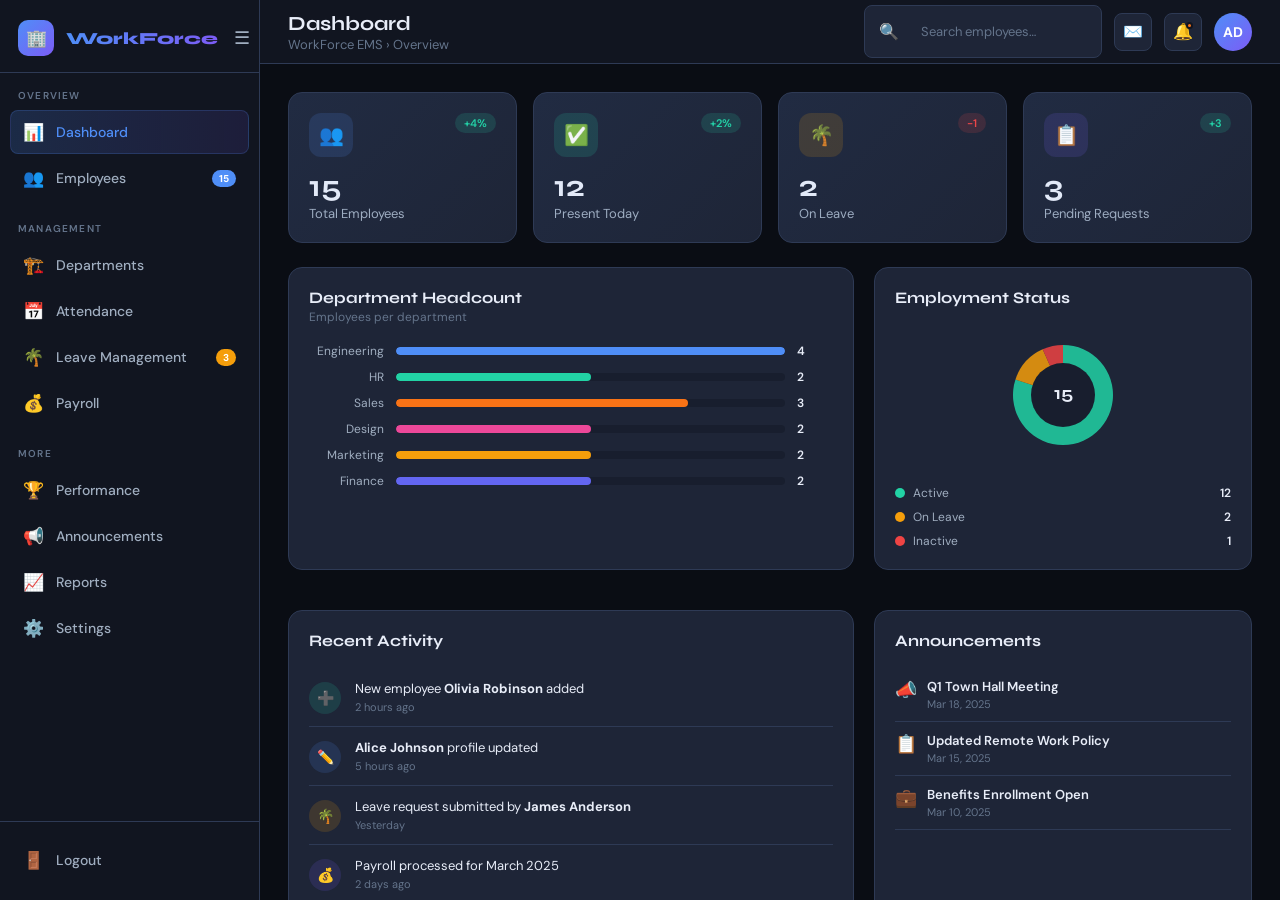
<file: index.html>
<!DOCTYPE html>
<html lang="en">
<head>
  <meta charset="UTF-8">
  <meta name="viewport" content="width=device-width, initial-scale=1.0">
  <title>WorkForce — Employee Management System</title>

  <!-- ── CSS ── -->
  <link rel="stylesheet" href="variables.css">
  <link rel="stylesheet" href="layout.css">
  <link rel="stylesheet" href="components.css">
</head>
<body>
<div id="app">

  <!-- ════════════════════════════════════
       SIDEBAR
       ════════════════════════════════════ -->
  <aside id="sidebar">
    <div class="sidebar-header">
      <div class="logo-icon">🏢</div>
      <span class="logo-text">WorkForce</span>
      <button class="sidebar-toggle" onclick="toggleSidebar()" title="Collapse sidebar">☰</button>
    </div>

    <div class="sidebar-scroll">
      <!-- Overview -->
      <div class="nav-section">
        <div class="nav-label">Overview</div>
        <div class="nav-item active" onclick="navigate('dashboard',this)">
          <span class="nav-icon">📊</span>
          <span class="nav-text">Dashboard</span>
        </div>
        <div class="nav-item" onclick="navigate('employees',this)">
          <span class="nav-icon">👥</span>
          <span class="nav-text">Employees</span>
          <span class="nav-badge" id="emp-count-badge">15</span>
        </div>
      </div>

      <!-- Management -->
      <div class="nav-section">
        <div class="nav-label">Management</div>
        <div class="nav-item" onclick="navigate('departments',this)">
          <span class="nav-icon">🏗️</span>
          <span class="nav-text">Departments</span>
        </div>
        <div class="nav-item" onclick="navigate('attendance',this)">
          <span class="nav-icon">📅</span>
          <span class="nav-text">Attendance</span>
        </div>
        <div class="nav-item" onclick="navigate('leaves',this)">
          <span class="nav-icon">🌴</span>
          <span class="nav-text">Leave Management</span>
          <span class="nav-badge" id="leave-badge" style="background:var(--warn)">3</span>
        </div>
        <div class="nav-item" onclick="navigate('payroll',this)">
          <span class="nav-icon">💰</span>
          <span class="nav-text">Payroll</span>
        </div>
      </div>

      <!-- More -->
      <div class="nav-section">
        <div class="nav-label">More</div>
        <div class="nav-item" onclick="navigate('performance',this)">
          <span class="nav-icon">🏆</span>
          <span class="nav-text">Performance</span>
        </div>
        <div class="nav-item" onclick="navigate('announcements',this)">
          <span class="nav-icon">📢</span>
          <span class="nav-text">Announcements</span>
        </div>
        <div class="nav-item" onclick="navigate('reports',this)">
          <span class="nav-icon">📈</span>
          <span class="nav-text">Reports</span>
        </div>
        <div class="nav-item" onclick="navigate('settings',this)">
          <span class="nav-icon">⚙️</span>
          <span class="nav-text">Settings</span>
        </div>
      </div>
    </div>

    <div class="sidebar-footer">
      <div class="nav-item" onclick="showToast('Logged out successfully','info')">
        <span class="nav-icon">🚪</span>
        <span class="nav-text">Logout</span>
      </div>
    </div>
  </aside>

  <!-- ════════════════════════════════════
       MAIN
       ════════════════════════════════════ -->
  <div id="main">

    <!-- TOPBAR -->
    <div id="topbar">
      <div class="topbar-left">
        <button class="icon-btn" id="mob-menu-btn" onclick="toggleMobile()" style="display:none" title="Menu">☰</button>
        <div>
          <div class="page-title" id="page-title">Dashboard</div>
          <div class="page-breadcrumb">WorkForce EMS &rsaquo; <span id="page-crumb">Overview</span></div>
        </div>
      </div>

      <div class="topbar-right">
        <div class="search-box">
          <span style="color:var(--text3)">🔍</span>
          <input type="text" id="global-search" placeholder="Search employees…"
            oninput="globalSearch(this.value)">
        </div>
        <div class="icon-btn" onclick="showToast('No new messages','info')" title="Messages">✉️</div>
        <div class="icon-btn" onclick="navigate('announcements', document.querySelector('[onclick*=announcements]'))" title="Notifications">
          🔔<div class="notif-dot"></div>
        </div>
        <div class="avatar-btn" onclick="navigate('settings', document.querySelector('[onclick*=settings]'))" title="Admin">AD</div>
      </div>
    </div>

    <!-- CONTENT PANELS -->
    <div id="content">

      <!-- ─────────────── DASHBOARD ─────────────── -->
      <div class="panel active" id="panel-dashboard">
        <div class="stats-grid">
          <div class="stat-card">
            <div class="stat-top"><div class="stat-icon" style="background:rgba(79,142,247,.15)">👥</div><span class="stat-badge up">+4%</span></div>
            <div class="stat-value" id="stat-total">15</div><div class="stat-label">Total Employees</div>
          </div>
          <div class="stat-card">
            <div class="stat-top"><div class="stat-icon" style="background:rgba(34,211,165,.15)">✅</div><span class="stat-badge up">+2%</span></div>
            <div class="stat-value">12</div><div class="stat-label">Present Today</div>
          </div>
          <div class="stat-card">
            <div class="stat-top"><div class="stat-icon" style="background:rgba(245,158,11,.15)">🌴</div><span class="stat-badge down">-1</span></div>
            <div class="stat-value">2</div><div class="stat-label">On Leave</div>
          </div>
          <div class="stat-card">
            <div class="stat-top"><div class="stat-icon" style="background:rgba(124,92,246,.15)">📋</div><span class="stat-badge up">+3</span></div>
            <div class="stat-value">3</div><div class="stat-label">Pending Requests</div>
          </div>
        </div>

        <div class="charts-row" style="display:grid;grid-template-columns:1.5fr 1fr;gap:20px;margin-bottom:20px">
          <div class="card">
            <div class="card-header"><div><div class="card-title">Department Headcount</div><div class="card-subtitle">Employees per department</div></div></div>
            <div class="bar-chart" id="dept-chart"></div>
          </div>
          <div class="card">
            <div class="card-header"><div class="card-title">Employment Status</div></div>
            <div class="donut-wrap">
              <svg width="140" height="140" viewBox="0 0 140 140" id="donut-svg"></svg>
              <div class="donut-legend" id="donut-legend"></div>
            </div>
          </div>
        </div>

        <div class="dash-bottom" style="display:grid;grid-template-columns:1.5fr 1fr;gap:20px">
          <div class="card" style="margin-bottom:0">
            <div class="card-header"><div class="card-title">Recent Activity</div></div>
            <div class="activity-list" id="activity-list"></div>
          </div>
          <div class="card" style="margin-bottom:0">
            <div class="card-header"><div class="card-title">Announcements</div></div>
            <div id="dash-ann"></div>
          </div>
        </div>
      </div>

      <!-- ─────────────── EMPLOYEES ─────────────── -->
      <div class="panel" id="panel-employees">
        <div class="card">
          <div class="card-header">
            <div>
              <div class="card-title">All Employees</div>
              <div class="card-subtitle" id="emp-subtitle">Loading…</div>
            </div>
            <div style="display:flex;gap:10px">
              <button class="btn btn-outline btn-sm" onclick="exportCSV()">⬇ Export CSV</button>
              <button class="btn btn-primary btn-sm" onclick="openEmpModal('add')">＋ Add Employee</button>
            </div>
          </div>

          <div class="filter-bar">
            <div class="filter-search">
              <span style="color:var(--text3)">🔍</span>
              <input id="emp-search" type="text" placeholder="Search by name, email, role…" oninput="filterEmployees()">
            </div>
            <select class="filter-select" id="dept-filter" onchange="filterEmployees()">
              <option value="">All Departments</option>
            </select>
            <select class="filter-select" id="status-filter" onchange="filterEmployees()">
              <option value="">All Status</option>
              <option>Active</option>
              <option>On Leave</option>
              <option>Inactive</option>
            </select>
            <select class="filter-select" id="sort-filter" onchange="filterEmployees()">
              <option value="name">Sort: Name A→Z</option>
              <option value="dept">Sort: Department</option>
              <option value="salary">Sort: Salary ↓</option>
              <option value="date">Sort: Join Date</option>
            </select>
          </div>

          <div class="table-wrap">
            <table>
              <thead>
                <tr>
                  <th><input type="checkbox" id="select-all" onchange="toggleSelectAll(this)"></th>
                  <th>Employee</th>
                  <th>Department</th>
                  <th>Role</th>
                  <th>Status</th>
                  <th>Join Date</th>
                  <th>Salary</th>
                  <th>Actions</th>
                </tr>
              </thead>
              <tbody id="emp-table-body"></tbody>
            </table>
          </div>

          <div class="pagination">
            <div class="page-info" id="page-info"></div>
            <div class="page-btns" id="page-btns"></div>
          </div>
        </div>
      </div>

      <!-- ─────────────── DEPARTMENTS ─────────────── -->
      <div class="panel" id="panel-departments">
        <div style="display:flex;justify-content:flex-end;margin-bottom:20px">
          <button class="btn btn-primary btn-sm" onclick="openDeptModal()">＋ Add Department</button>
        </div>
        <div class="dept-cards-grid" id="dept-cards-grid"></div>
      </div>

      <!-- ─────────────── ATTENDANCE ─────────────── -->
      <div class="panel" id="panel-attendance">
        <div class="stats-grid">
          <div class="stat-card"><div class="stat-top"><div class="stat-icon" style="background:rgba(34,211,165,.15)">✅</div></div><div class="stat-value">12</div><div class="stat-label">Present</div></div>
          <div class="stat-card"><div class="stat-top"><div class="stat-icon" style="background:rgba(239,68,68,.15)">❌</div></div><div class="stat-value">1</div><div class="stat-label">Absent</div></div>
          <div class="stat-card"><div class="stat-top"><div class="stat-icon" style="background:rgba(245,158,11,.15)">🌴</div></div><div class="stat-value">2</div><div class="stat-label">On Leave</div></div>
          <div class="stat-card"><div class="stat-top"><div class="stat-icon" style="background:rgba(79,142,247,.15)">💻</div></div><div class="stat-value">4</div><div class="stat-label">Remote</div></div>
        </div>

        <div class="card">
          <div class="card-header">
            <div class="card-title">Today's Attendance — March 23, 2025</div>
            <button class="btn btn-primary btn-sm" onclick="markAttendance()">✔ Mark Today</button>
          </div>
          <div class="table-wrap">
            <table>
              <thead>
                <tr>
                  <th>Employee</th><th>Department</th>
                  <th>Check In</th><th>Check Out</th>
                  <th>Hours</th><th>Status</th>
                </tr>
              </thead>
              <tbody id="att-table-body"></tbody>
            </table>
          </div>
        </div>

        <div class="card">
          <div class="card-header"><div class="card-title">Monthly Calendar — March 2025</div></div>
          <div class="attendance-grid" id="att-calendar"></div>
        </div>
      </div>

      <!-- ─────────────── LEAVES ─────────────── -->
      <div class="panel" id="panel-leaves">
        <div class="pay-summary">
          <div class="pay-card"><div class="pay-amount" style="color:var(--warn)">3</div><div class="pay-label">Pending</div></div>
          <div class="pay-card"><div class="pay-amount" style="color:var(--accent3)">8</div><div class="pay-label">Approved This Month</div></div>
          <div class="pay-card"><div class="pay-amount" style="color:var(--danger)">1</div><div class="pay-label">Rejected</div></div>
        </div>

        <div class="card">
          <div class="card-header">
            <div class="card-title">Leave Requests</div>
            <button class="btn btn-primary btn-sm" onclick="openLeaveModal()">＋ Apply Leave</button>
          </div>
          <div class="tabs">
            <div class="tab active" onclick="filterLeaves('all',this)">All</div>
            <div class="tab" onclick="filterLeaves('Pending',this)">Pending</div>
            <div class="tab" onclick="filterLeaves('Approved',this)">Approved</div>
            <div class="tab" onclick="filterLeaves('Rejected',this)">Rejected</div>
          </div>
          <div id="leave-list" style="display:flex;flex-direction:column;gap:10px"></div>
        </div>
      </div>

      <!-- ─────────────── PAYROLL ─────────────── -->
      <div class="panel" id="panel-payroll">
        <div class="pay-summary">
          <div class="pay-card"><div class="pay-amount" style="color:var(--accent3)">$95.4K</div><div class="pay-label">Total Monthly Payroll</div></div>
          <div class="pay-card"><div class="pay-amount" style="color:var(--accent)">$76.5K</div><div class="pay-label">Average Annual Salary</div></div>
          <div class="pay-card"><div class="pay-amount" style="color:var(--warn)">$6.2K</div><div class="pay-label">Total Deductions</div></div>
        </div>

        <div class="card">
          <div class="card-header">
            <div class="card-title">Payroll Sheet — March 2025</div>
            <div style="display:flex;gap:8px">
              <button class="btn btn-outline btn-sm" onclick="exportCSV()">⬇ Export</button>
              <button class="btn btn-primary btn-sm" onclick="showToast('Payroll processed successfully!','success')">▶ Process Payroll</button>
            </div>
          </div>
          <div class="table-wrap">
            <table>
              <thead>
                <tr>
                  <th>Employee</th><th>Department</th>
                  <th>Basic</th><th>Allowances</th><th>Deductions</th>
                  <th>Net Pay</th><th>Status</th><th>Action</th>
                </tr>
              </thead>
              <tbody id="payroll-table-body"></tbody>
            </table>
          </div>
        </div>
      </div>

      <!-- ─────────────── PERFORMANCE ─────────────── -->
      <div class="panel" id="panel-performance">
        <div class="card">
          <div class="card-header">
            <div class="card-title">Performance Reviews</div>
            <button class="btn btn-primary btn-sm" onclick="openPerfModal()">＋ Add Review</button>
          </div>
          <div class="table-wrap">
            <table>
              <thead>
                <tr>
                  <th>Employee</th><th>Department</th>
                  <th>Score</th><th>Goals Met</th>
                  <th>Rating</th><th>Review Date</th><th>Action</th>
                </tr>
              </thead>
              <tbody id="perf-table-body"></tbody>
            </table>
          </div>
        </div>
      </div>

      <!-- ─────────────── ANNOUNCEMENTS ─────────────── -->
      <div class="panel" id="panel-announcements">
        <div style="display:flex;justify-content:flex-end;margin-bottom:20px">
          <button class="btn btn-primary btn-sm" onclick="openAnnModal()">＋ Post Announcement</button>
        </div>
        <div class="announce-list" id="ann-full-list"></div>
      </div>

      <!-- ─────────────── REPORTS ─────────────── -->
      <div class="panel" id="panel-reports">
        <div class="stats-grid" style="cursor:pointer">
          <div class="stat-card" onclick="showToast('Generating Headcount Report…','info')">
            <div class="stat-icon" style="background:rgba(79,142,247,.15);margin-bottom:10px;font-size:28px">📊</div>
            <div class="stat-value" style="font-size:18px">Headcount</div>
            <div class="stat-label">Distribution by dept &amp; status</div>
          </div>
          <div class="stat-card" onclick="showToast('Generating Attendance Report…','info')">
            <div class="stat-icon" style="background:rgba(34,211,165,.15);margin-bottom:10px;font-size:28px">📅</div>
            <div class="stat-value" style="font-size:18px">Attendance</div>
            <div class="stat-label">Monthly &amp; yearly analytics</div>
          </div>
          <div class="stat-card" onclick="showToast('Generating Payroll Report…','info')">
            <div class="stat-icon" style="background:rgba(245,158,11,.15);margin-bottom:10px;font-size:28px">💰</div>
            <div class="stat-value" style="font-size:18px">Payroll</div>
            <div class="stat-label">Salary trends &amp; cost analysis</div>
          </div>
          <div class="stat-card" onclick="showToast('Generating Performance Report…','info')">
            <div class="stat-icon" style="background:rgba(124,92,246,.15);margin-bottom:10px;font-size:28px">🏆</div>
            <div class="stat-value" style="font-size:18px">Performance</div>
            <div class="stat-label">Team KPIs &amp; review summaries</div>
          </div>
        </div>

        <div class="card">
          <div class="card-header"><div class="card-title">Average Monthly Salary by Department</div></div>
          <div class="bar-chart" id="salary-chart" style="gap:14px"></div>
        </div>
      </div>

      <!-- ─────────────── SETTINGS ─────────────── -->
      <div class="panel" id="panel-settings">
        <div class="card" style="max-width:600px">
          <div class="card-header"><div class="card-title">Company Settings</div></div>
          <div class="form-grid">
            <div class="form-group"><label>Company Name</label><input type="text" value="WorkForce Inc."></div>
            <div class="form-group"><label>Industry</label><input type="text" value="Technology"></div>
            <div class="form-group"><label>Admin Email</label><input type="email" value="admin@workforce.com"></div>
            <div class="form-group"><label>Phone</label><input type="tel" value="+1 (555) 000-0000"></div>
            <div class="form-group full"><label>Address</label><textarea>123 Corporate Blvd, San Francisco, CA 94105</textarea></div>
            <div class="form-group">
              <label>Currency</label>
              <select><option>USD ($)</option><option>EUR (€)</option><option>GBP (£)</option><option>INR (₹)</option></select>
            </div>
            <div class="form-group">
              <label>Timezone</label>
              <select><option>UTC-8 Pacific</option><option>UTC-5 Eastern</option><option>UTC+0 GMT</option><option>UTC+5:30 IST</option></select>
            </div>
          </div>
          <div class="form-actions">
            <button class="btn btn-primary" onclick="showToast('Settings saved!','success')">Save Settings</button>
          </div>
        </div>

        <div class="card" style="max-width:600px;margin-top:0">
          <div class="card-header"><div class="card-title">Notification Preferences</div></div>
          <div style="display:flex;flex-direction:column;gap:16px">
            <label style="display:flex;justify-content:space-between;align-items:center;cursor:pointer">
              <span style="font-size:14px;color:var(--text)">Email alerts for leave requests</span>
              <input type="checkbox" checked style="width:auto;transform:scale(1.4);accent-color:var(--accent)">
            </label>
            <label style="display:flex;justify-content:space-between;align-items:center;cursor:pointer">
              <span style="font-size:14px;color:var(--text)">Payroll processing reminders</span>
              <input type="checkbox" checked style="width:auto;transform:scale(1.4);accent-color:var(--accent)">
            </label>
            <label style="display:flex;justify-content:space-between;align-items:center;cursor:pointer">
              <span style="font-size:14px;color:var(--text)">Birthday &amp; work anniversary notifications</span>
              <input type="checkbox" style="width:auto;transform:scale(1.4);accent-color:var(--accent)">
            </label>
            <label style="display:flex;justify-content:space-between;align-items:center;cursor:pointer">
              <span style="font-size:14px;color:var(--text)">Weekly analytics digest</span>
              <input type="checkbox" checked style="width:auto;transform:scale(1.4);accent-color:var(--accent)">
            </label>
          </div>
          <div class="form-actions">
            <button class="btn btn-primary" onclick="showToast('Preferences saved!','success')">Save Preferences</button>
          </div>
        </div>
      </div>

    </div><!-- /content -->
  </div><!-- /main -->
</div><!-- /app -->


<!-- ════════════════════════════════════════
     MODALS
     ════════════════════════════════════════ -->

<!-- Add / Edit Employee -->
<div class="modal-overlay" id="emp-modal">
  <div class="modal">
    <div class="modal-header">
      <div class="modal-title" id="modal-title">Add Employee</div>
      <button class="modal-close" onclick="closeModal('emp-modal')">✕</button>
    </div>
    <div class="form-grid">
      <div class="form-group"><label>First Name *</label><input id="f-fname" type="text" placeholder="John"></div>
      <div class="form-group"><label>Last Name *</label><input id="f-lname" type="text" placeholder="Doe"></div>
      <div class="form-group"><label>Email *</label><input id="f-email" type="email" placeholder="john@workforce.com"></div>
      <div class="form-group"><label>Phone</label><input id="f-phone" type="tel" placeholder="+1 555 000 0000"></div>
      <div class="form-group">
        <label>Department *</label>
        <select id="f-dept">
          <option>Engineering</option><option>HR</option><option>Sales</option>
          <option>Design</option><option>Marketing</option><option>Finance</option>
        </select>
      </div>
      <div class="form-group"><label>Role *</label><input id="f-role" type="text" placeholder="Software Engineer"></div>
      <div class="form-group"><label>Annual Salary (USD)</label><input id="f-salary" type="number" placeholder="75000"></div>
      <div class="form-group"><label>Join Date</label><input id="f-date" type="date"></div>
      <div class="form-group">
        <label>Status</label>
        <select id="f-status"><option>Active</option><option>On Leave</option><option>Inactive</option></select>
      </div>
      <div class="form-group">
        <label>Work Type</label>
        <select id="f-work"><option>On-Site</option><option>Remote</option><option>Hybrid</option></select>
      </div>
      <div class="form-group full"><label>Address</label><input id="f-addr" type="text" placeholder="City, State"></div>
      <div class="form-group full"><label>Notes</label><textarea id="f-notes" placeholder="Any additional notes…"></textarea></div>
    </div>
    <div class="form-actions">
      <button class="btn btn-outline" onclick="closeModal('emp-modal')">Cancel</button>
      <button class="btn btn-primary" onclick="saveEmployee()">Save Employee</button>
    </div>
  </div>
</div>

<!-- View Employee Profile -->
<div class="modal-overlay" id="view-modal">
  <div class="modal" style="width:640px">
    <div class="modal-header">
      <div class="modal-title">Employee Profile</div>
      <button class="modal-close" onclick="closeModal('view-modal')">✕</button>
    </div>
    <div id="profile-content"></div>
  </div>
</div>

<!-- Delete Confirmation -->
<div class="modal-overlay" id="del-modal">
  <div class="modal" style="width:380px;text-align:center">
    <div style="font-size:48px;margin-bottom:12px">⚠️</div>
    <div class="modal-title" style="margin-bottom:8px">Delete Employee?</div>
    <p style="color:var(--text2);font-size:14px;margin-bottom:24px">This action cannot be undone. All employee data will be permanently removed.</p>
    <div style="display:flex;gap:10px;justify-content:center">
      <button class="btn btn-outline" onclick="closeModal('del-modal')">Cancel</button>
      <button class="btn btn-danger" onclick="confirmDelete()">Delete</button>
    </div>
  </div>
</div>

<!-- Add Department -->
<div class="modal-overlay" id="dept-modal">
  <div class="modal" style="width:420px">
    <div class="modal-header">
      <div class="modal-title">Add Department</div>
      <button class="modal-close" onclick="closeModal('dept-modal')">✕</button>
    </div>
    <div class="form-grid" style="grid-template-columns:1fr">
      <div class="form-group"><label>Department Name *</label><input id="d-name" type="text" placeholder="e.g. Legal"></div>
      <div class="form-group"><label>Manager</label><select id="d-mgr"></select></div>
      <div class="form-group"><label>Annual Budget (USD)</label><input id="d-budget" type="number" placeholder="500000"></div>
      <div class="form-group"><label>Description</label><textarea id="d-desc" placeholder="What does this department do?"></textarea></div>
    </div>
    <div class="form-actions">
      <button class="btn btn-outline" onclick="closeModal('dept-modal')">Cancel</button>
      <button class="btn btn-primary" onclick="saveDept()">Add Department</button>
    </div>
  </div>
</div>

<!-- Apply Leave -->
<div class="modal-overlay" id="leave-modal">
  <div class="modal" style="width:440px">
    <div class="modal-header">
      <div class="modal-title">Apply for Leave</div>
      <button class="modal-close" onclick="closeModal('leave-modal')">✕</button>
    </div>
    <div class="form-grid" style="grid-template-columns:1fr">
      <div class="form-group"><label>Employee *</label><select id="l-emp"></select></div>
      <div class="form-group">
        <label>Leave Type</label>
        <select id="l-type">
          <option>Annual Leave</option><option>Sick Leave</option>
          <option>Maternity/Paternity</option><option>Emergency Leave</option><option>Unpaid Leave</option>
        </select>
      </div>
      <div class="form-group"><label>From *</label><input id="l-from" type="date"></div>
      <div class="form-group"><label>To</label><input id="l-to" type="date"></div>
      <div class="form-group"><label>Reason</label><textarea id="l-reason" placeholder="Reason for leave request…"></textarea></div>
    </div>
    <div class="form-actions">
      <button class="btn btn-outline" onclick="closeModal('leave-modal')">Cancel</button>
      <button class="btn btn-primary" onclick="saveLeave()">Submit Request</button>
    </div>
  </div>
</div>

<!-- Post Announcement -->
<div class="modal-overlay" id="ann-modal">
  <div class="modal" style="width:480px">
    <div class="modal-header">
      <div class="modal-title">Post Announcement</div>
      <button class="modal-close" onclick="closeModal('ann-modal')">✕</button>
    </div>
    <div class="form-grid" style="grid-template-columns:1fr">
      <div class="form-group"><label>Title *</label><input id="a-title" type="text" placeholder="Announcement title"></div>
      <div class="form-group">
        <label>Category</label>
        <select id="a-cat"><option>General</option><option>HR</option><option>Policy</option><option>Event</option><option>Urgent</option></select>
      </div>
      <div class="form-group"><label>Content *</label><textarea id="a-body" style="min-height:120px" placeholder="Announcement details…"></textarea></div>
    </div>
    <div class="form-actions">
      <button class="btn btn-outline" onclick="closeModal('ann-modal')">Cancel</button>
      <button class="btn btn-primary" onclick="saveAnn()">Post Announcement</button>
    </div>
  </div>
</div>

<!-- Add Performance Review -->
<div class="modal-overlay" id="perf-modal">
  <div class="modal" style="width:440px">
    <div class="modal-header">
      <div class="modal-title">Add Performance Review</div>
      <button class="modal-close" onclick="closeModal('perf-modal')">✕</button>
    </div>
    <div class="form-grid" style="grid-template-columns:1fr">
      <div class="form-group"><label>Employee *</label><select id="p-emp"></select></div>
      <div class="form-group"><label>Score (0–100)</label><input id="p-score" type="number" min="0" max="100" placeholder="85"></div>
      <div class="form-group"><label>Goals Met (%)</label><input id="p-goals" type="number" min="0" max="100" placeholder="90"></div>
      <div class="form-group">
        <label>Overall Rating</label>
        <select id="p-rating">
          <option>Exceptional</option><option>Exceeds Expectations</option>
          <option>Meets Expectations</option><option>Needs Improvement</option>
        </select>
      </div>
      <div class="form-group"><label>Comments</label><textarea id="p-comments" placeholder="Reviewer comments…"></textarea></div>
    </div>
    <div class="form-actions">
      <button class="btn btn-outline" onclick="closeModal('perf-modal')">Cancel</button>
      <button class="btn btn-primary" onclick="savePerf()">Save Review</button>
    </div>
  </div>
</div>

<!-- Toast Container -->
<div id="toast-container"></div>


<!-- ════════════════════════════════════════
     JAVASCRIPT — load order matters
     ════════════════════════════════════════ -->
<script src="data.js"></script>
<script src="utils.js"></script>
<script src="nav.js"></script>
<script src="dashboard.js"></script>
<script src="employees.js"></script>
<script src="departments.js"></script>
<script src="attendance.js"></script>
<script src="leaves.js"></script>
<script src="payroll.js"></script>
<script src="performance.js"></script>
<script src="announcements.js"></script>
<script src="reports.js"></script>
<script src="app.js"></script>

</body>
</html>
</file>
<file: variables.css>
/* ══════════════════════════════════════════
   WorkForce EMS — CSS Variables & Reset
   ══════════════════════════════════════════ */

@import url('https://fonts.googleapis.com/css2?family=Syne:wght@400;500;600;700;800&family=DM+Sans:ital,wght@0,300;0,400;0,500;0,600;1,400&display=swap');

:root {
  /* Backgrounds */
  --bg: #0a0d14;
  --bg2: #111520;
  --bg3: #181e2e;
  --surface: #1e2537;
  --surface2: #252d42;

  /* Borders */
  --border: #2e3a55;
  --border2: #3a4a6b;

  /* Accent Colors */
  --accent: #4f8ef7;
  --accent2: #7c5cf6;
  --accent3: #22d3a5;
  --accent4: #f97316;

  /* Status Colors */
  --danger: #ef4444;
  --warn: #f59e0b;
  --success: #22d3a5;

  /* Text */
  --text: #e8edf8;
  --text2: #a0aec0;
  --text3: #64748b;

  /* Spacing & Shape */
  --radius: 14px;
  --radius-sm: 8px;
  --radius-xs: 6px;

  /* Shadows */
  --shadow: 0 4px 24px rgba(0, 0, 0, 0.4);
  --glow: 0 0 20px rgba(79, 142, 247, 0.15);
}

/* ── RESET ── */
*, *::before, *::after {
  margin: 0;
  padding: 0;
  box-sizing: border-box;
}

html, body {
  height: 100%;
  font-family: 'DM Sans', sans-serif;
  background: var(--bg);
  color: var(--text);
  overflow: hidden;
}

a { text-decoration: none; color: inherit; }
ul { list-style: none; }
button { font-family: inherit; }
input, select, textarea { font-family: inherit; }
</file>
<file: layout.css>
/* ══════════════════════════════════════════
   WorkForce EMS — Layout
   ══════════════════════════════════════════ */

/* ── APP SHELL ── */
#app {
  display: flex;
  height: 100vh;
  overflow: hidden;
}

/* ── SIDEBAR ── */
#sidebar {
  width: 260px;
  min-width: 260px;
  background: var(--bg2);
  border-right: 1px solid var(--border);
  display: flex;
  flex-direction: column;
  transition: width 0.3s ease, min-width 0.3s ease;
  overflow: hidden;
}

#sidebar.collapsed {
  width: 68px;
  min-width: 68px;
}

.sidebar-scroll {
  overflow-y: auto;
  flex: 1;
}

/* Sidebar Header */
.sidebar-header {
  padding: 20px 18px 16px;
  display: flex;
  align-items: center;
  gap: 12px;
  border-bottom: 1px solid var(--border);
  flex-shrink: 0;
}

.logo-icon {
  width: 36px;
  height: 36px;
  border-radius: 10px;
  background: linear-gradient(135deg, var(--accent), var(--accent2));
  display: flex;
  align-items: center;
  justify-content: center;
  font-size: 17px;
  flex-shrink: 0;
}

.logo-text {
  font-family: 'Syne', sans-serif;
  font-weight: 800;
  font-size: 17px;
  white-space: nowrap;
  background: linear-gradient(90deg, var(--accent), var(--accent2));
  -webkit-background-clip: text;
  -webkit-text-fill-color: transparent;
  background-clip: text;
}

.sidebar-toggle {
  margin-left: auto;
  background: none;
  border: none;
  color: var(--text2);
  cursor: pointer;
  font-size: 18px;
  flex-shrink: 0;
  padding: 4px;
  border-radius: 4px;
  transition: color 0.2s;
}

.sidebar-toggle:hover { color: var(--text); }

/* Nav Sections */
.nav-section { padding: 16px 10px 4px; }

.nav-label {
  font-size: 10px;
  font-weight: 600;
  letter-spacing: 1.2px;
  color: var(--text3);
  text-transform: uppercase;
  padding: 0 8px 8px;
  white-space: nowrap;
  overflow: hidden;
}

.nav-item {
  display: flex;
  align-items: center;
  gap: 12px;
  padding: 10px 12px;
  border-radius: var(--radius-sm);
  cursor: pointer;
  transition: background 0.2s, color 0.2s;
  color: var(--text2);
  margin-bottom: 2px;
  white-space: nowrap;
  overflow: hidden;
  border: 1px solid transparent;
}

.nav-item:hover {
  background: var(--surface);
  color: var(--text);
}

.nav-item.active {
  background: linear-gradient(90deg, rgba(79,142,247,.18), rgba(124,92,246,.12));
  color: var(--accent);
  border-color: rgba(79,142,247,.2);
}

.nav-icon {
  font-size: 17px;
  flex-shrink: 0;
}

.nav-text {
  font-size: 14px;
  font-weight: 500;
}

.nav-badge {
  margin-left: auto;
  background: var(--accent);
  color: #fff;
  font-size: 10px;
  font-weight: 700;
  padding: 2px 7px;
  border-radius: 20px;
  flex-shrink: 0;
}

/* Sidebar Footer */
.sidebar-footer {
  margin-top: auto;
  padding: 16px 10px;
  border-top: 1px solid var(--border);
}

/* ── MAIN AREA ── */
#main {
  flex: 1;
  display: flex;
  flex-direction: column;
  overflow: hidden;
}

/* ── TOPBAR ── */
#topbar {
  background: var(--bg2);
  border-bottom: 1px solid var(--border);
  padding: 0 28px;
  height: 64px;
  display: flex;
  align-items: center;
  justify-content: space-between;
  flex-shrink: 0;
}

.topbar-left {
  display: flex;
  align-items: center;
  gap: 16px;
}

.page-title {
  font-family: 'Syne', sans-serif;
  font-weight: 700;
  font-size: 20px;
}

.page-breadcrumb {
  font-size: 13px;
  color: var(--text3);
}

.topbar-right {
  display: flex;
  align-items: center;
  gap: 12px;
}

.search-box {
  display: flex;
  align-items: center;
  gap: 8px;
  background: var(--surface);
  border: 1px solid var(--border);
  border-radius: var(--radius-sm);
  padding: 7px 14px;
}

.search-box input {
  background: none;
  border: none;
  outline: none;
  color: var(--text);
  font-size: 13px;
  width: 180px;
}

.search-box input::placeholder { color: var(--text3); }

.icon-btn {
  width: 38px;
  height: 38px;
  border-radius: var(--radius-sm);
  background: var(--surface);
  border: 1px solid var(--border);
  display: flex;
  align-items: center;
  justify-content: center;
  cursor: pointer;
  color: var(--text2);
  font-size: 16px;
  transition: background 0.2s, color 0.2s;
  position: relative;
}

.icon-btn:hover {
  background: var(--surface2);
  color: var(--text);
}

.notif-dot {
  position: absolute;
  top: 8px;
  right: 8px;
  width: 7px;
  height: 7px;
  background: var(--accent4);
  border-radius: 50%;
  border: 2px solid var(--bg2);
}

.avatar-btn {
  width: 38px;
  height: 38px;
  border-radius: 50%;
  background: linear-gradient(135deg, var(--accent), var(--accent2));
  display: flex;
  align-items: center;
  justify-content: center;
  cursor: pointer;
  font-weight: 700;
  font-size: 14px;
  color: #fff;
}

/* ── CONTENT AREA ── */
#content {
  flex: 1;
  overflow-y: auto;
  padding: 28px;
}

/* ── PANELS ── */
.panel { display: none; }

.panel.active {
  display: block;
  animation: fadeIn 0.3s ease;
}

@keyframes fadeIn {
  from { opacity: 0; transform: translateY(8px); }
  to { opacity: 1; transform: none; }
}

/* ── RESPONSIVE ── */
@media (max-width: 1100px) {
  .stats-grid { grid-template-columns: repeat(2, 1fr) !important; }
  .charts-row { grid-template-columns: 1fr !important; }
  .dash-bottom { grid-template-columns: 1fr !important; }
}

@media (max-width: 768px) {
  #sidebar {
    position: fixed;
    top: 0;
    left: 0;
    height: 100%;
    z-index: 200;
    transform: translateX(-100%);
    transition: transform 0.3s;
    width: 260px !important;
    min-width: 260px !important;
  }

  #sidebar.mobile-open { transform: none; }

  #topbar { padding: 0 16px; }

  .topbar-right .search-box { display: none; }

  #content { padding: 16px; }

  #mob-menu-btn { display: flex !important; }
}

@media (max-width: 480px) {
  .stats-grid { grid-template-columns: 1fr !important; }
}
</file>
<file: components.css>
/* ══════════════════════════════════════════
   WorkForce EMS — Components
   ══════════════════════════════════════════ */

/* ── STAT CARDS ── */
.stats-grid {
  display: grid;
  grid-template-columns: repeat(4, 1fr);
  gap: 16px;
  margin-bottom: 24px;
}

.stat-card {
  background: var(--surface);
  border: 1px solid var(--border);
  border-radius: var(--radius);
  padding: 20px;
  position: relative;
  overflow: hidden;
}

.stat-card::before {
  content: '';
  position: absolute;
  inset: 0;
  background: linear-gradient(135deg, rgba(79,142,247,.06), transparent);
  pointer-events: none;
}

.stat-top {
  display: flex;
  align-items: flex-start;
  justify-content: space-between;
  margin-bottom: 14px;
}

.stat-icon {
  width: 44px;
  height: 44px;
  border-radius: 12px;
  display: flex;
  align-items: center;
  justify-content: center;
  font-size: 20px;
}

.stat-badge {
  font-size: 11px;
  font-weight: 600;
  padding: 3px 9px;
  border-radius: 20px;
}

.stat-badge.up {
  background: rgba(34, 211, 165, .15);
  color: var(--accent3);
}

.stat-badge.down {
  background: rgba(239, 68, 68, .15);
  color: var(--danger);
}

.stat-value {
  font-family: 'Syne', sans-serif;
  font-size: 30px;
  font-weight: 700;
  line-height: 1;
  margin-bottom: 4px;
}

.stat-label {
  font-size: 13px;
  color: var(--text2);
}

/* ── CARD ── */
.card {
  background: var(--surface);
  border: 1px solid var(--border);
  border-radius: var(--radius);
  padding: 20px;
  margin-bottom: 20px;
}

.card-header {
  display: flex;
  align-items: center;
  justify-content: space-between;
  margin-bottom: 18px;
}

.card-title {
  font-family: 'Syne', sans-serif;
  font-weight: 700;
  font-size: 16px;
}

.card-subtitle {
  font-size: 12px;
  color: var(--text3);
  margin-top: 2px;
}

/* ── BUTTONS ── */
.btn {
  display: inline-flex;
  align-items: center;
  gap: 7px;
  padding: 9px 18px;
  border-radius: var(--radius-sm);
  font-size: 13px;
  font-weight: 600;
  cursor: pointer;
  border: none;
  transition: opacity 0.2s, transform 0.2s, background 0.2s;
  font-family: inherit;
  white-space: nowrap;
}

.btn-primary {
  background: linear-gradient(135deg, var(--accent), var(--accent2));
  color: #fff;
}

.btn-primary:hover {
  opacity: 0.88;
  transform: translateY(-1px);
}

.btn-outline {
  background: none;
  border: 1px solid var(--border2);
  color: var(--text2);
}

.btn-outline:hover {
  background: var(--surface2);
  color: var(--text);
}

.btn-danger {
  background: rgba(239, 68, 68, .15);
  border: 1px solid rgba(239, 68, 68, .3);
  color: var(--danger);
}

.btn-danger:hover { background: rgba(239, 68, 68, .25); }

.btn-success {
  background: rgba(34, 211, 165, .15);
  border: 1px solid rgba(34, 211, 165, .3);
  color: var(--accent3);
}

.btn-success:hover { background: rgba(34, 211, 165, .25); }

.btn-sm {
  padding: 6px 13px;
  font-size: 12px;
}

/* ── TABLE ── */
.table-wrap {
  overflow-x: auto;
  border-radius: var(--radius-sm);
}

table {
  width: 100%;
  border-collapse: collapse;
}

thead tr { background: var(--bg3); }

th {
  padding: 11px 16px;
  text-align: left;
  font-size: 11px;
  font-weight: 600;
  letter-spacing: 0.8px;
  text-transform: uppercase;
  color: var(--text3);
  white-space: nowrap;
}

td {
  padding: 13px 16px;
  font-size: 13.5px;
  border-bottom: 1px solid var(--border);
  vertical-align: middle;
}

tr:last-child td { border-bottom: none; }

tbody tr:hover td { background: rgba(255,255,255,.025); }

.emp-avatar {
  width: 34px;
  height: 34px;
  border-radius: 50%;
  display: flex;
  align-items: center;
  justify-content: center;
  font-weight: 700;
  font-size: 13px;
  flex-shrink: 0;
  color: #fff;
}

.emp-name-col {
  display: flex;
  align-items: center;
  gap: 10px;
}

.emp-name {
  font-weight: 600;
  font-size: 14px;
}

.emp-id {
  font-size: 11px;
  color: var(--text3);
}

/* ── BADGES ── */
.badge {
  display: inline-flex;
  align-items: center;
  gap: 4px;
  padding: 3px 10px;
  border-radius: 20px;
  font-size: 11px;
  font-weight: 600;
}

.badge-active  { background: rgba(34,211,165,.15); color: var(--accent3); }
.badge-inactive{ background: rgba(239,68,68,.15);  color: var(--danger); }
.badge-on-leave{ background: rgba(245,158,11,.15); color: var(--warn); }
.badge-eng     { background: rgba(124,92,246,.15); color: var(--accent2); }
.badge-hr      { background: rgba(34,211,165,.15); color: var(--accent3); }
.badge-sales   { background: rgba(249,115,22,.15); color: var(--accent4); }
.badge-design  { background: rgba(236,72,153,.15); color: #ec4899; }
.badge-mktg    { background: rgba(245,158,11,.15); color: var(--warn); }
.badge-finance { background: rgba(79,142,247,.15); color: var(--accent); }

/* ── AVATAR COLORS ── */
.av1 { background: linear-gradient(135deg,#4f8ef7,#7c5cf6); }
.av2 { background: linear-gradient(135deg,#22d3a5,#4f8ef7); }
.av3 { background: linear-gradient(135deg,#f97316,#f59e0b); }
.av4 { background: linear-gradient(135deg,#ec4899,#7c5cf6); }
.av5 { background: linear-gradient(135deg,#22d3a5,#4ade80); }
.av6 { background: linear-gradient(135deg,#f43f5e,#f97316); }

/* ── FORMS ── */
.form-grid {
  display: grid;
  grid-template-columns: 1fr 1fr;
  gap: 14px;
}

.form-group {
  display: flex;
  flex-direction: column;
  gap: 6px;
}

.form-group.full { grid-column: 1 / -1; }

label {
  font-size: 12px;
  font-weight: 600;
  color: var(--text2);
  letter-spacing: 0.4px;
}

input,
select,
textarea {
  background: var(--surface);
  border: 1px solid var(--border);
  border-radius: var(--radius-sm);
  padding: 10px 14px;
  color: var(--text);
  font-size: 13px;
  font-family: inherit;
  outline: none;
  transition: border-color 0.2s, box-shadow 0.2s;
  width: 100%;
}

input:focus,
select:focus,
textarea:focus {
  border-color: var(--accent);
  box-shadow: 0 0 0 3px rgba(79,142,247,.12);
}

textarea {
  resize: vertical;
  min-height: 80px;
}

select option { background: var(--bg2); }

.form-actions {
  display: flex;
  gap: 10px;
  justify-content: flex-end;
  margin-top: 22px;
  padding-top: 16px;
  border-top: 1px solid var(--border);
}

/* ── MODAL ── */
.modal-overlay {
  display: none;
  position: fixed;
  inset: 0;
  background: rgba(0, 0, 0, 0.7);
  z-index: 1000;
  align-items: center;
  justify-content: center;
  backdrop-filter: blur(4px);
}

.modal-overlay.open {
  display: flex;
  animation: fadeIn 0.2s ease;
}

.modal {
  background: var(--bg2);
  border: 1px solid var(--border);
  border-radius: 18px;
  padding: 28px;
  width: 560px;
  max-width: 95vw;
  max-height: 90vh;
  overflow-y: auto;
}

.modal-header {
  display: flex;
  align-items: center;
  justify-content: space-between;
  margin-bottom: 22px;
}

.modal-title {
  font-family: 'Syne', sans-serif;
  font-weight: 700;
  font-size: 20px;
}

.modal-close {
  background: none;
  border: none;
  color: var(--text2);
  font-size: 22px;
  cursor: pointer;
  padding: 4px;
  border-radius: 4px;
  transition: color 0.2s;
}

.modal-close:hover { color: var(--text); }

/* ── TOAST ── */
#toast-container {
  position: fixed;
  bottom: 24px;
  right: 24px;
  z-index: 9999;
  display: flex;
  flex-direction: column;
  gap: 8px;
}

.toast {
  background: var(--surface2);
  border: 1px solid var(--border2);
  border-radius: var(--radius-sm);
  padding: 12px 18px;
  font-size: 13px;
  display: flex;
  align-items: center;
  gap: 10px;
  animation: slideIn 0.3s ease;
  min-width: 260px;
  max-width: 340px;
}

.toast.success { border-left: 3px solid var(--accent3); }
.toast.error   { border-left: 3px solid var(--danger); }
.toast.info    { border-left: 3px solid var(--accent); }

@keyframes slideIn {
  from { transform: translateX(40px); opacity: 0; }
  to   { transform: none; opacity: 1; }
}

/* ── FILTER BAR ── */
.filter-bar {
  display: flex;
  gap: 10px;
  flex-wrap: wrap;
  margin-bottom: 16px;
  align-items: center;
}

.filter-select {
  background: var(--surface);
  border: 1px solid var(--border);
  border-radius: var(--radius-sm);
  padding: 8px 12px;
  color: var(--text);
  font-size: 13px;
  font-family: inherit;
  outline: none;
  cursor: pointer;
  transition: border-color 0.2s;
}

.filter-select:focus { border-color: var(--accent); }

.filter-search {
  display: flex;
  align-items: center;
  gap: 8px;
  background: var(--surface);
  border: 1px solid var(--border);
  border-radius: var(--radius-sm);
  padding: 8px 14px;
  flex: 1;
  max-width: 300px;
  transition: border-color 0.2s;
}

.filter-search:focus-within { border-color: var(--accent); }

.filter-search input {
  background: none;
  border: none;
  outline: none;
  color: var(--text);
  font-size: 13px;
  width: 100%;
  box-shadow: none;
}

/* ── PAGINATION ── */
.pagination {
  display: flex;
  align-items: center;
  justify-content: space-between;
  padding: 14px 16px 0;
}

.page-info {
  font-size: 12px;
  color: var(--text3);
}

.page-btns {
  display: flex;
  gap: 6px;
}

.page-btn {
  width: 32px;
  height: 32px;
  border-radius: 6px;
  background: var(--surface);
  border: 1px solid var(--border);
  color: var(--text2);
  font-size: 13px;
  cursor: pointer;
  display: flex;
  align-items: center;
  justify-content: center;
  transition: background 0.2s, color 0.2s;
}

.page-btn.active {
  background: var(--accent);
  border-color: var(--accent);
  color: #fff;
}

.page-btn:hover:not(.active) { background: var(--surface2); }

.page-btn:disabled {
  cursor: default;
  opacity: 0.4;
}

/* ── PROGRESS BAR ── */
.progress-bar {
  height: 6px;
  background: var(--bg3);
  border-radius: 3px;
  overflow: hidden;
}

.progress-fill {
  height: 100%;
  border-radius: 3px;
  background: linear-gradient(90deg, var(--accent), var(--accent2));
  transition: width 1s ease;
}

/* ── TABS ── */
.tabs {
  display: flex;
  gap: 4px;
  background: var(--bg3);
  border-radius: var(--radius-sm);
  padding: 4px;
  margin-bottom: 20px;
}

.tab {
  padding: 8px 16px;
  border-radius: 6px;
  font-size: 13px;
  font-weight: 500;
  cursor: pointer;
  color: var(--text2);
  transition: background 0.2s, color 0.2s;
}

.tab.active {
  background: var(--surface2);
  color: var(--text);
}

.tab:hover:not(.active) { color: var(--text); }

/* ── EMPTY STATE ── */
.empty-state {
  text-align: center;
  padding: 48px 20px;
  color: var(--text3);
}

.empty-state .empty-icon { font-size: 48px; margin-bottom: 12px; }
.empty-state .empty-msg  { font-size: 15px; }

/* ── BAR CHART ── */
.bar-chart {
  display: flex;
  flex-direction: column;
  gap: 10px;
}

.bar-row {
  display: flex;
  align-items: center;
  gap: 12px;
}

.bar-label {
  font-size: 12px;
  color: var(--text2);
  width: 75px;
  flex-shrink: 0;
  text-align: right;
}

.bar-track {
  flex: 1;
  height: 8px;
  background: var(--bg3);
  border-radius: 4px;
  overflow: hidden;
}

.bar-fill {
  height: 100%;
  border-radius: 4px;
  transition: width 1s cubic-bezier(.4,0,.2,1);
}

.bar-count {
  font-size: 12px;
  font-weight: 600;
  color: var(--text);
  width: 36px;
  flex-shrink: 0;
}

/* ── DONUT LEGEND ── */
.donut-wrap {
  display: flex;
  align-items: center;
  justify-content: center;
  flex-direction: column;
  gap: 20px;
}

.donut-legend {
  display: flex;
  flex-direction: column;
  gap: 8px;
  width: 100%;
}

.legend-row {
  display: flex;
  align-items: center;
  gap: 8px;
  font-size: 12px;
}

.legend-dot {
  width: 10px;
  height: 10px;
  border-radius: 50%;
  flex-shrink: 0;
}

.legend-label { color: var(--text2); flex: 1; }
.legend-val   { font-weight: 600; }

/* ── ACTIVITY LIST ── */
.activity-list { display: flex; flex-direction: column; }

.activity-item {
  display: flex;
  gap: 14px;
  padding: 12px 0;
  border-bottom: 1px solid var(--border);
}

.activity-item:last-child { border-bottom: none; }

.act-dot {
  width: 32px;
  height: 32px;
  border-radius: 50%;
  display: flex;
  align-items: center;
  justify-content: center;
  font-size: 14px;
  flex-shrink: 0;
  margin-top: 2px;
}

/* ── ATTENDANCE CALENDAR ── */
.attendance-grid {
  display: grid;
  grid-template-columns: repeat(7, 1fr);
  gap: 5px;
}

.att-day {
  aspect-ratio: 1;
  border-radius: 6px;
  display: flex;
  align-items: center;
  justify-content: center;
  font-size: 11px;
  font-weight: 600;
}

.att-present { background: rgba(34,211,165,.2); color: var(--accent3); }
.att-absent  { background: rgba(239,68,68,.15);  color: var(--danger); }
.att-leave   { background: rgba(245,158,11,.15); color: var(--warn); }
.att-header  { color: var(--text3); font-size: 10px; background: none !important; }

/* ── PAY SUMMARY ── */
.pay-summary {
  display: grid;
  grid-template-columns: repeat(3, 1fr);
  gap: 14px;
  margin-bottom: 20px;
}

.pay-card {
  background: var(--bg3);
  border: 1px solid var(--border);
  border-radius: var(--radius-sm);
  padding: 16px;
  text-align: center;
}

.pay-amount {
  font-family: 'Syne', sans-serif;
  font-size: 22px;
  font-weight: 700;
}

.pay-label {
  font-size: 11px;
  color: var(--text3);
  margin-top: 4px;
}

/* ── LEAVE CARD ── */
.leave-card {
  background: var(--bg3);
  border: 1px solid var(--border);
  border-radius: var(--radius-sm);
  padding: 16px;
  display: flex;
  justify-content: space-between;
  align-items: flex-start;
  gap: 12px;
}

.leave-info h4 {
  font-size: 14px;
  font-weight: 600;
  margin-bottom: 4px;
}

.leave-info p {
  font-size: 12px;
  color: var(--text2);
}

.leave-dates {
  font-size: 11px;
  color: var(--text3);
  margin-top: 6px;
}

/* ── PROFILE ── */
.profile-header {
  display: flex;
  align-items: flex-start;
  gap: 20px;
  margin-bottom: 24px;
}

.profile-avatar {
  width: 72px;
  height: 72px;
  border-radius: 16px;
  display: flex;
  align-items: center;
  justify-content: center;
  font-size: 26px;
  font-weight: 700;
  flex-shrink: 0;
  color: #fff;
}

.profile-info h2 {
  font-family: 'Syne', sans-serif;
  font-size: 22px;
  font-weight: 700;
}

.profile-meta {
  display: flex;
  gap: 8px;
  flex-wrap: wrap;
  margin-top: 6px;
}

.profile-detail-grid {
  display: grid;
  grid-template-columns: 1fr 1fr;
  gap: 14px;
}

.detail-item {
  background: var(--bg3);
  border-radius: var(--radius-sm);
  padding: 14px;
}

.detail-key {
  font-size: 11px;
  color: var(--text3);
  font-weight: 600;
  text-transform: uppercase;
  letter-spacing: 0.5px;
  margin-bottom: 4px;
}

.detail-val {
  font-size: 14px;
  font-weight: 500;
}

/* ── ANNOUNCEMENT ── */
.announce-list {
  display: flex;
  flex-direction: column;
  gap: 10px;
}

.announce-item {
  display: flex;
  gap: 14px;
  padding: 14px;
  background: var(--bg3);
  border-radius: var(--radius-sm);
  border-left: 3px solid var(--accent);
  align-items: flex-start;
}

/* ── DEPT CARDS GRID ── */
.dept-cards-grid {
  display: grid;
  grid-template-columns: repeat(auto-fill, minmax(280px, 1fr));
  gap: 16px;
}

.dept-card {
  background: var(--surface);
  border: 1px solid var(--border);
  border-radius: var(--radius);
  padding: 20px;
  border-top-width: 3px;
}

.dept-stats {
  display: grid;
  grid-template-columns: 1fr 1fr;
  gap: 8px;
  margin-bottom: 14px;
}

.dept-stat-box {
  background: var(--bg3);
  border-radius: 8px;
  padding: 10px;
  text-align: center;
}

.dept-stat-val {
  font-size: 20px;
  font-weight: 700;
}

.dept-stat-label {
  font-size: 10px;
  color: var(--text3);
  text-transform: uppercase;
  letter-spacing: 0.5px;
}

/* ── FORM RESPONSIVE ── */
@media (max-width: 768px) {
  .form-grid { grid-template-columns: 1fr; }
  .pay-summary { grid-template-columns: 1fr; }
  .profile-header { flex-direction: column; }
  .profile-detail-grid { grid-template-columns: 1fr; }
}
</file>
